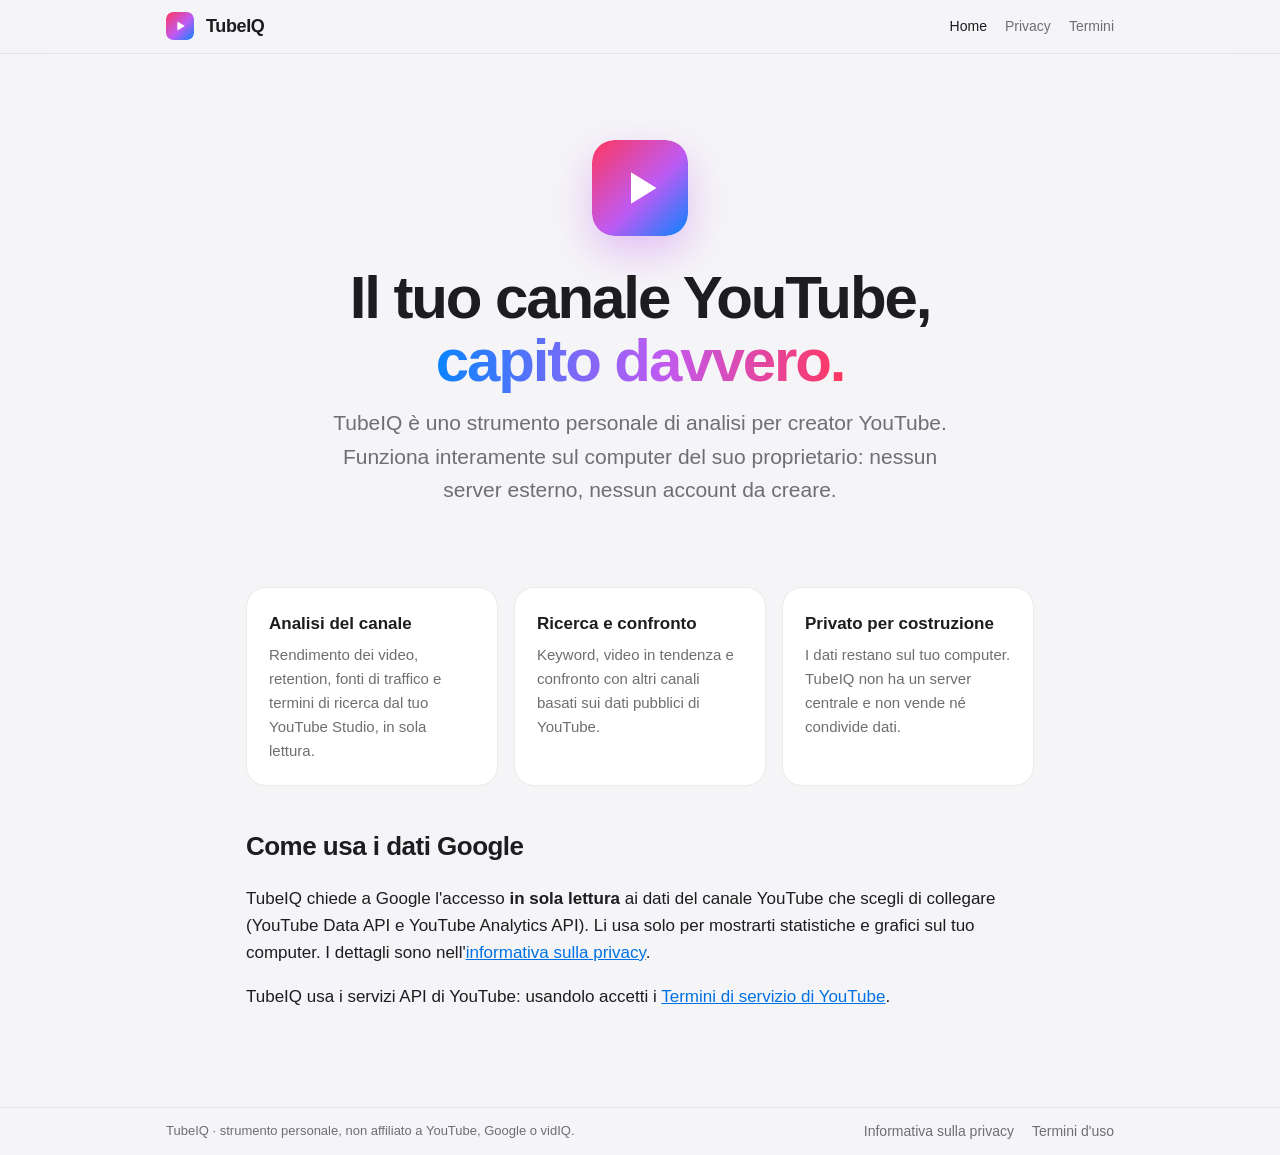
<file: index.html>
<!doctype html>
<html lang="it">
<head>
  <meta charset="utf-8">
  <meta name="viewport" content="width=device-width, initial-scale=1">
  <title>TubeIQ</title>
  <meta name="description" content="TubeIQ: strumento personale di analisi YouTube che funziona sul computer del suo proprietario.">
  <link rel="icon" href="icon.svg" type="image/svg+xml">
  <link rel="stylesheet" href="style.css">
</head>
<body>
  <header><div class="bar"><img src="icon.svg" alt=""><b>TubeIQ</b>
    <nav><a href="./" aria-current="page">Home</a><a href="privacy.html">Privacy</a><a href="terms.html">Termini</a></nav></div></header>
  <main>
    <section class="hero">
      <img src="icon.svg" alt="Icona di TubeIQ">
      <h1>Il tuo canale YouTube,<br><span class="grad">capito davvero.</span></h1>
      <p class="lead">TubeIQ è uno strumento personale di analisi per creator YouTube. Funziona interamente sul computer del suo proprietario: nessun server esterno, nessun account da creare.</p>
    </section>

    <div class="grid">
      <div class="card"><h3>Analisi del canale</h3><p>Rendimento dei video, retention, fonti di traffico e termini di ricerca dal tuo YouTube Studio, in sola lettura.</p></div>
      <div class="card"><h3>Ricerca e confronto</h3><p>Keyword, video in tendenza e confronto con altri canali basati sui dati pubblici di YouTube.</p></div>
      <div class="card"><h3>Privato per costruzione</h3><p>I dati restano sul tuo computer. TubeIQ non ha un server centrale e non vende né condivide dati.</p></div>
    </div>

    <h2>Come usa i dati Google</h2>
    <p>TubeIQ chiede a Google l'accesso <b>in sola lettura</b> ai dati del canale YouTube che scegli di collegare (YouTube Data API e YouTube Analytics API). Li usa solo per mostrarti statistiche e grafici sul tuo computer. I dettagli sono nell'<a href="privacy.html">informativa sulla privacy</a>.</p>
    <p>TubeIQ usa i servizi API di YouTube: usandolo accetti i <a href="https://www.youtube.com/t/terms" rel="noopener">Termini di servizio di YouTube</a>.</p>
  </main>
  <footer><div class="bar"><span>TubeIQ · strumento personale, non affiliato a YouTube, Google o vidIQ.</span>
    <nav><a href="privacy.html">Informativa sulla privacy</a><a href="terms.html">Termini d'uso</a></nav></div></footer>
</body>
</html>
</file>
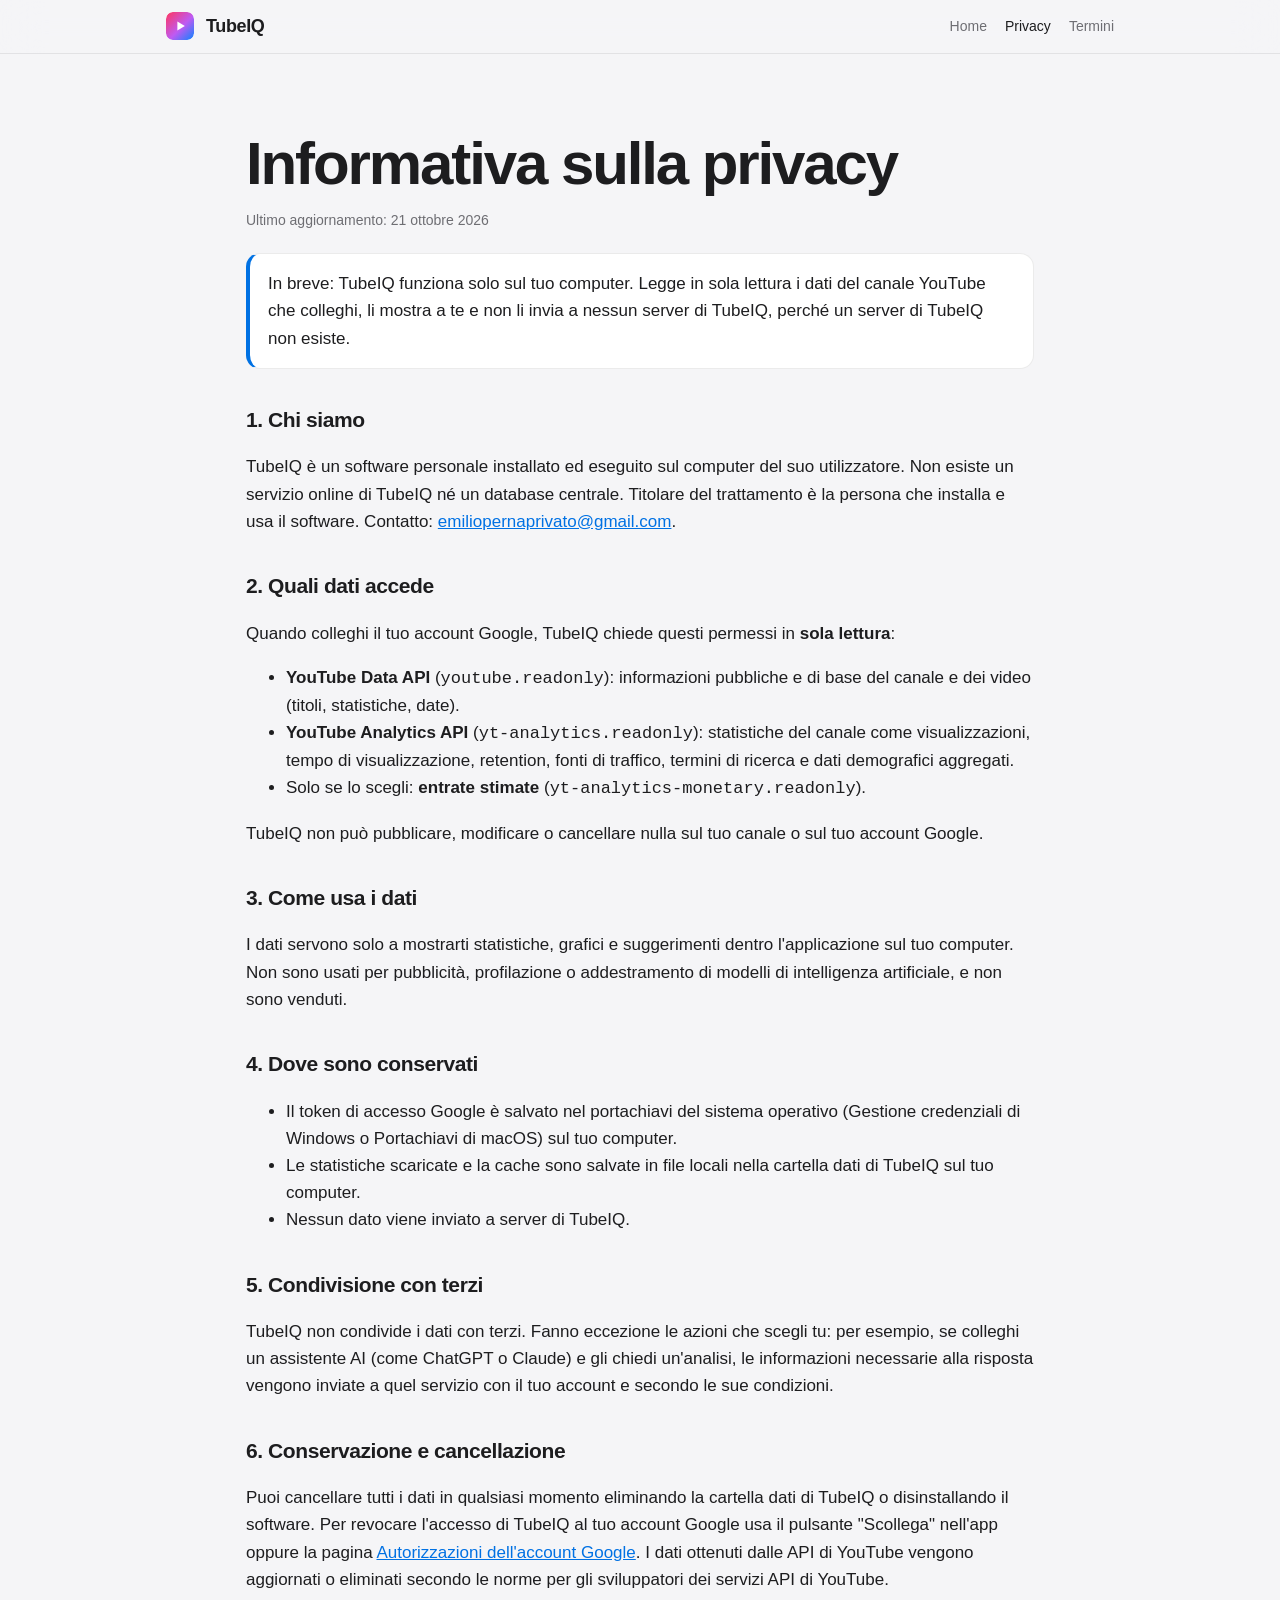
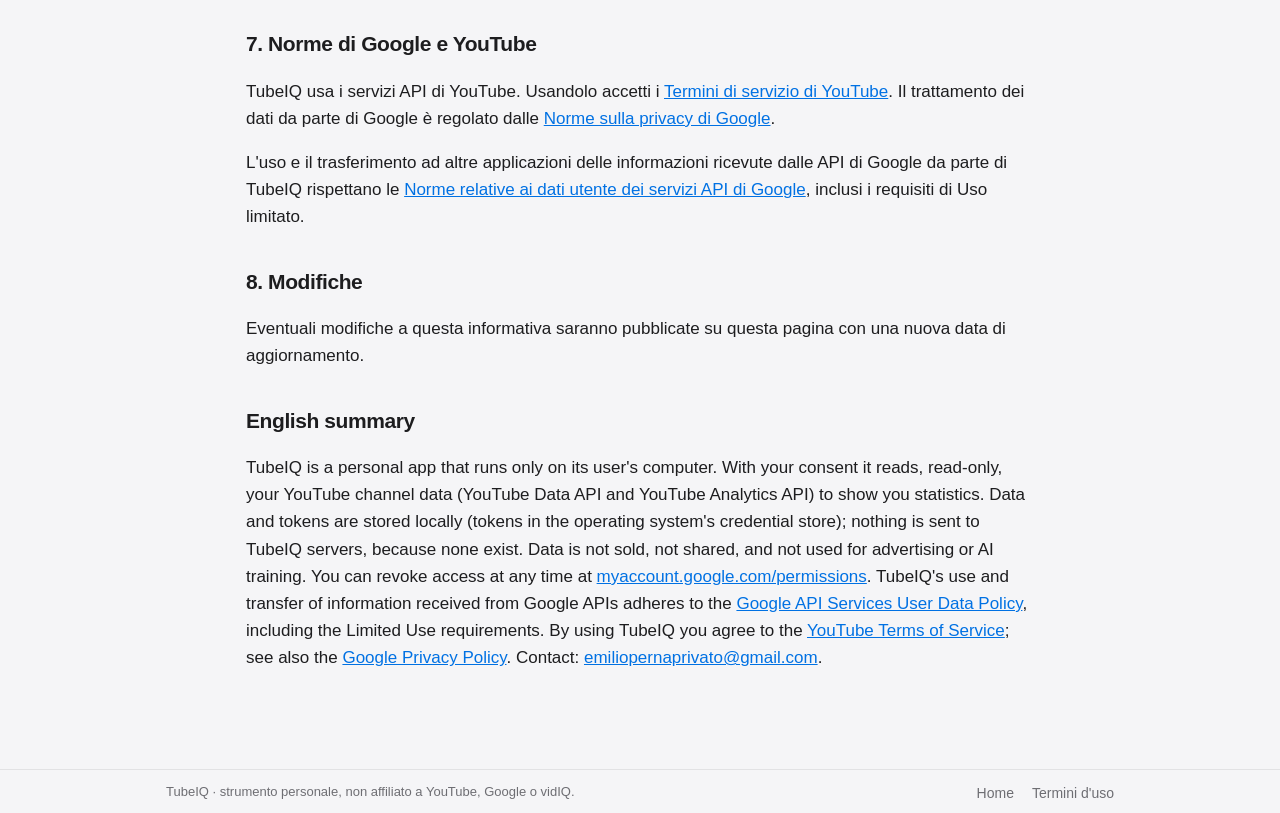
<file: privacy.html>
<!doctype html>
<html lang="it">
<head>
  <meta charset="utf-8">
  <meta name="viewport" content="width=device-width, initial-scale=1">
  <title>Informativa sulla privacy · TubeIQ</title>
  <link rel="icon" href="icon.svg" type="image/svg+xml">
  <link rel="stylesheet" href="style.css">
</head>
<body>
  <header><div class="bar"><img src="icon.svg" alt=""><b>TubeIQ</b>
    <nav><a href="./">Home</a><a href="privacy.html" aria-current="page">Privacy</a><a href="terms.html">Termini</a></nav></div></header>
  <main class="doc">
    <h1>Informativa sulla privacy</h1>
    <p class="meta">Ultimo aggiornamento: 21 ottobre 2026</p>

    <div class="note">In breve: TubeIQ funziona solo sul tuo computer. Legge in sola lettura i dati del canale YouTube che colleghi, li mostra a te e non li invia a nessun server di TubeIQ, perché un server di TubeIQ non esiste.</div>

    <h2>1. Chi siamo</h2>
    <p>TubeIQ è un software personale installato ed eseguito sul computer del suo utilizzatore. Non esiste un servizio online di TubeIQ né un database centrale. Titolare del trattamento è la persona che installa e usa il software. Contatto: <a href="mailto:emiliopernaprivato@gmail.com">emiliopernaprivato@gmail.com</a>.</p>

    <h2>2. Quali dati accede</h2>
    <p>Quando colleghi il tuo account Google, TubeIQ chiede questi permessi in <b>sola lettura</b>:</p>
    <ul>
      <li><b>YouTube Data API</b> (<code>youtube.readonly</code>): informazioni pubbliche e di base del canale e dei video (titoli, statistiche, date).</li>
      <li><b>YouTube Analytics API</b> (<code>yt-analytics.readonly</code>): statistiche del canale come visualizzazioni, tempo di visualizzazione, retention, fonti di traffico, termini di ricerca e dati demografici aggregati.</li>
      <li>Solo se lo scegli: <b>entrate stimate</b> (<code>yt-analytics-monetary.readonly</code>).</li>
    </ul>
    <p>TubeIQ non può pubblicare, modificare o cancellare nulla sul tuo canale o sul tuo account Google.</p>

    <h2>3. Come usa i dati</h2>
    <p>I dati servono solo a mostrarti statistiche, grafici e suggerimenti dentro l'applicazione sul tuo computer. Non sono usati per pubblicità, profilazione o addestramento di modelli di intelligenza artificiale, e non sono venduti.</p>

    <h2>4. Dove sono conservati</h2>
    <ul>
      <li>Il token di accesso Google è salvato nel portachiavi del sistema operativo (Gestione credenziali di Windows o Portachiavi di macOS) sul tuo computer.</li>
      <li>Le statistiche scaricate e la cache sono salvate in file locali nella cartella dati di TubeIQ sul tuo computer.</li>
      <li>Nessun dato viene inviato a server di TubeIQ.</li>
    </ul>

    <h2>5. Condivisione con terzi</h2>
    <p>TubeIQ non condivide i dati con terzi. Fanno eccezione le azioni che scegli tu: per esempio, se colleghi un assistente AI (come ChatGPT o Claude) e gli chiedi un'analisi, le informazioni necessarie alla risposta vengono inviate a quel servizio con il tuo account e secondo le sue condizioni.</p>

    <h2>6. Conservazione e cancellazione</h2>
    <p>Puoi cancellare tutti i dati in qualsiasi momento eliminando la cartella dati di TubeIQ o disinstallando il software. Per revocare l'accesso di TubeIQ al tuo account Google usa il pulsante "Scollega" nell'app oppure la pagina <a href="https://myaccount.google.com/permissions" rel="noopener">Autorizzazioni dell'account Google</a>. I dati ottenuti dalle API di YouTube vengono aggiornati o eliminati secondo le norme per gli sviluppatori dei servizi API di YouTube.</p>

    <h2>7. Norme di Google e YouTube</h2>
    <p>TubeIQ usa i servizi API di YouTube. Usandolo accetti i <a href="https://www.youtube.com/t/terms" rel="noopener">Termini di servizio di YouTube</a>. Il trattamento dei dati da parte di Google è regolato dalle <a href="https://policies.google.com/privacy" rel="noopener">Norme sulla privacy di Google</a>.</p>
    <p>L'uso e il trasferimento ad altre applicazioni delle informazioni ricevute dalle API di Google da parte di TubeIQ rispettano le <a href="https://developers.google.com/terms/api-services-user-data-policy" rel="noopener">Norme relative ai dati utente dei servizi API di Google</a>, inclusi i requisiti di Uso limitato.</p>

    <h2>8. Modifiche</h2>
    <p>Eventuali modifiche a questa informativa saranno pubblicate su questa pagina con una nuova data di aggiornamento.</p>

    <h2 lang="en">English summary</h2>
    <p lang="en">TubeIQ is a personal app that runs only on its user's computer. With your consent it reads, read-only, your YouTube channel data (YouTube Data API and YouTube Analytics API) to show you statistics. Data and tokens are stored locally (tokens in the operating system's credential store); nothing is sent to TubeIQ servers, because none exist. Data is not sold, not shared, and not used for advertising or AI training. You can revoke access at any time at <a href="https://myaccount.google.com/permissions" rel="noopener">myaccount.google.com/permissions</a>. TubeIQ's use and transfer of information received from Google APIs adheres to the <a href="https://developers.google.com/terms/api-services-user-data-policy" rel="noopener">Google API Services User Data Policy</a>, including the Limited Use requirements. By using TubeIQ you agree to the <a href="https://www.youtube.com/t/terms" rel="noopener">YouTube Terms of Service</a>; see also the <a href="https://policies.google.com/privacy" rel="noopener">Google Privacy Policy</a>. Contact: <a href="mailto:emiliopernaprivato@gmail.com">emiliopernaprivato@gmail.com</a>.</p>
  </main>
  <footer><div class="bar"><span>TubeIQ · strumento personale, non affiliato a YouTube, Google o vidIQ.</span>
    <nav><a href="./">Home</a><a href="terms.html">Termini d'uso</a></nav></div></footer>
</body>
</html>
</file>
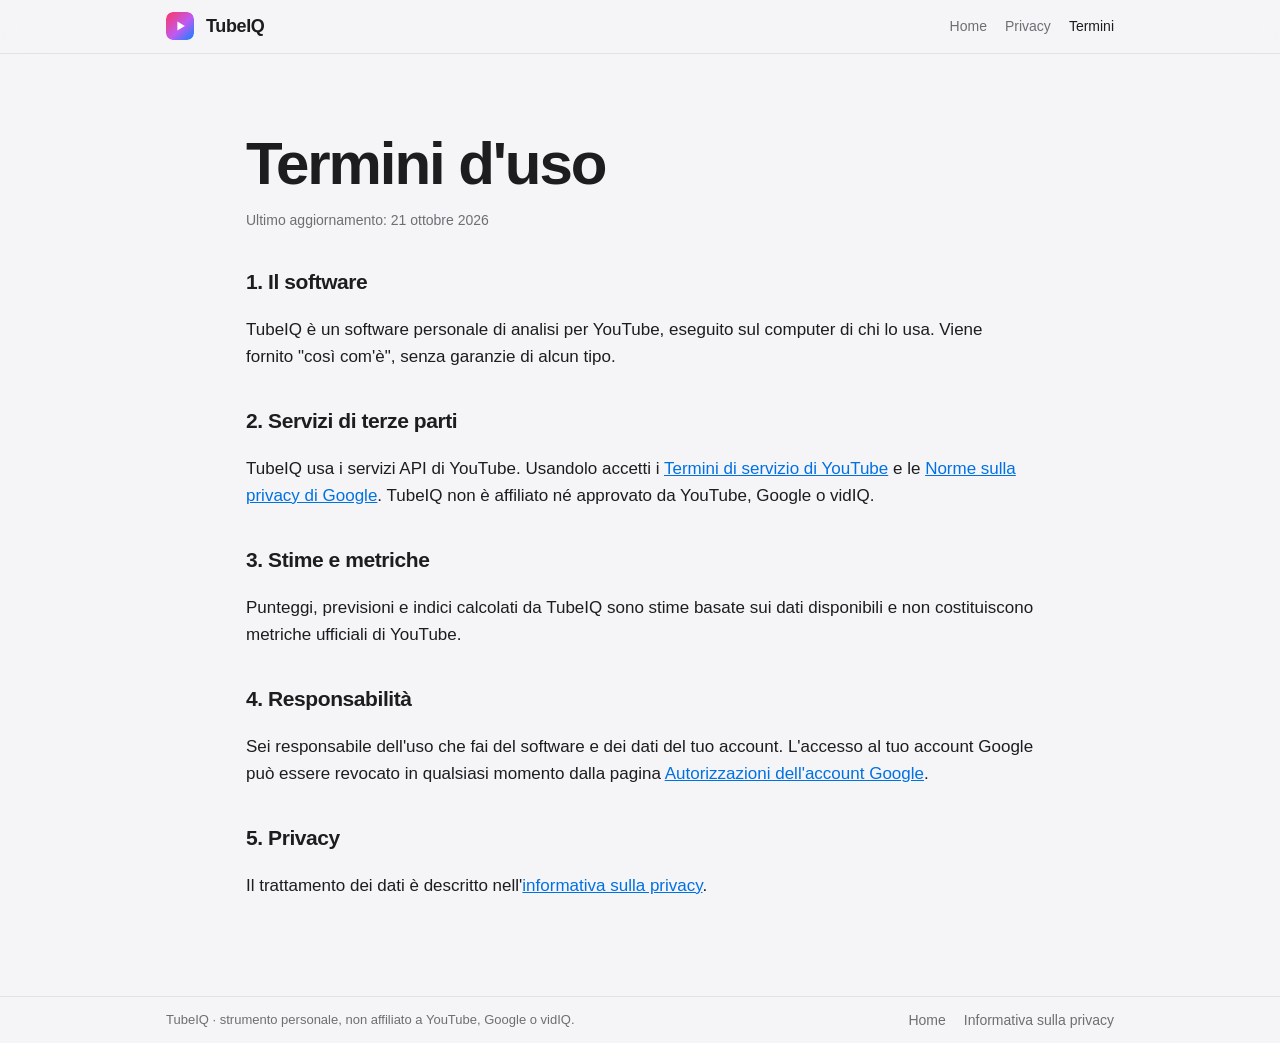
<file: terms.html>
<!doctype html>
<html lang="it">
<head>
  <meta charset="utf-8">
  <meta name="viewport" content="width=device-width, initial-scale=1">
  <title>Termini d'uso · TubeIQ</title>
  <link rel="icon" href="icon.svg" type="image/svg+xml">
  <link rel="stylesheet" href="style.css">
</head>
<body>
  <header><div class="bar"><img src="icon.svg" alt=""><b>TubeIQ</b>
    <nav><a href="./">Home</a><a href="privacy.html">Privacy</a><a href="terms.html" aria-current="page">Termini</a></nav></div></header>
  <main class="doc">
    <h1>Termini d'uso</h1>
    <p class="meta">Ultimo aggiornamento: 21 ottobre 2026</p>
    <h2>1. Il software</h2>
    <p>TubeIQ è un software personale di analisi per YouTube, eseguito sul computer di chi lo usa. Viene fornito "così com'è", senza garanzie di alcun tipo.</p>
    <h2>2. Servizi di terze parti</h2>
    <p>TubeIQ usa i servizi API di YouTube. Usandolo accetti i <a href="https://www.youtube.com/t/terms" rel="noopener">Termini di servizio di YouTube</a> e le <a href="https://policies.google.com/privacy" rel="noopener">Norme sulla privacy di Google</a>. TubeIQ non è affiliato né approvato da YouTube, Google o vidIQ.</p>
    <h2>3. Stime e metriche</h2>
    <p>Punteggi, previsioni e indici calcolati da TubeIQ sono stime basate sui dati disponibili e non costituiscono metriche ufficiali di YouTube.</p>
    <h2>4. Responsabilità</h2>
    <p>Sei responsabile dell'uso che fai del software e dei dati del tuo account. L'accesso al tuo account Google può essere revocato in qualsiasi momento dalla pagina <a href="https://myaccount.google.com/permissions" rel="noopener">Autorizzazioni dell'account Google</a>.</p>
    <h2>5. Privacy</h2>
    <p>Il trattamento dei dati è descritto nell'<a href="privacy.html">informativa sulla privacy</a>.</p>
  </main>
  <footer><div class="bar"><span>TubeIQ · strumento personale, non affiliato a YouTube, Google o vidIQ.</span>
    <nav><a href="./">Home</a><a href="privacy.html">Informativa sulla privacy</a></nav></div></footer>
</body>
</html>
</file>
<file: style.css>
:root {
  --bg: #f5f5f7; --surface: #ffffff; --text: #1d1d1f; --text-2: #6e6e73; --hairline: rgba(0, 0, 0, 0.08);
  --accent: #0071e3; --grad: linear-gradient(90deg, #0a84ff, #bf5af2 55%, #ff375f);
  color-scheme: light;
}
@media (prefers-color-scheme: dark) {
  :root:not([data-theme='light']) { --bg: #000; --surface: #1c1c1e; --text: #f5f5f7; --text-2: #a1a1a6; --hairline: rgba(255, 255, 255, 0.1); --accent: #0a84ff; color-scheme: dark; }
}
:root[data-theme='dark'] { --bg: #000; --surface: #1c1c1e; --text: #f5f5f7; --text-2: #a1a1a6; --hairline: rgba(255, 255, 255, 0.1); --accent: #0a84ff; color-scheme: dark; }
* { box-sizing: border-box; }
body { margin: 0; background: var(--bg); color: var(--text); font: 17px/1.6 -apple-system, BlinkMacSystemFont, 'Segoe UI', Inter, Roboto, sans-serif; -webkit-font-smoothing: antialiased; }
a { color: var(--accent); }
header { position: sticky; top: 0; z-index: 2; backdrop-filter: saturate(180%) blur(20px); -webkit-backdrop-filter: saturate(180%) blur(20px); background: color-mix(in srgb, var(--bg) 75%, transparent); border-bottom: 1px solid var(--hairline); }
.bar { max-width: 980px; margin: 0 auto; padding: 12px 16px; display: flex; align-items: center; gap: 12px; }
.bar img { width: 28px; height: 28px; border-radius: 7px; }
.bar b { font-size: 18px; letter-spacing: -0.02em; }
.bar nav { margin-left: auto; display: flex; gap: 18px; font-size: 14px; }
.bar nav a { color: var(--text-2); text-decoration: none; }
.bar nav a:hover, .bar nav a[aria-current] { color: var(--text); }
main { max-width: 820px; margin: 0 auto; padding: 56px 16px 80px; }
.hero { text-align: center; padding: 30px 0 40px; }
.hero img { width: 96px; height: 96px; border-radius: 22px; box-shadow: 0 16px 40px rgba(191, 90, 242, 0.35); }
h1 { font-size: clamp(36px, 7vw, 60px); line-height: 1.05; letter-spacing: -0.035em; margin: 22px 0 14px; }
.grad { background: var(--grad); -webkit-background-clip: text; background-clip: text; color: transparent; }
.lead { font-size: 21px; color: var(--text-2); max-width: 640px; margin: 0 auto; }
.grid { display: grid; grid-template-columns: repeat(auto-fit, minmax(220px, 1fr)); gap: 16px; margin: 40px 0; }
.card { background: var(--surface); border: 1px solid var(--hairline); border-radius: 20px; padding: 22px; }
.card h3 { margin: 0 0 6px; font-size: 17px; }
.card p { margin: 0; color: var(--text-2); font-size: 15px; }
h2 { font-size: 26px; letter-spacing: -0.02em; margin: 40px 0 10px; }
.doc h2 { font-size: 21px; margin-top: 34px; }
.doc p, .doc li { color: var(--text); }
.doc .meta { color: var(--text-2); font-size: 14px; }
.note { background: var(--surface); border: 1px solid var(--hairline); border-left: 4px solid var(--accent); border-radius: 14px; padding: 16px 18px; margin: 22px 0; }
footer { border-top: 1px solid var(--hairline); color: var(--text-2); font-size: 13px; }
footer .bar { flex-wrap: wrap; }
footer .bar nav a { color: var(--text-2); }
@media (max-width: 560px) { .bar nav { gap: 12px; font-size: 13px; } main { padding-top: 32px; } }
</file>
